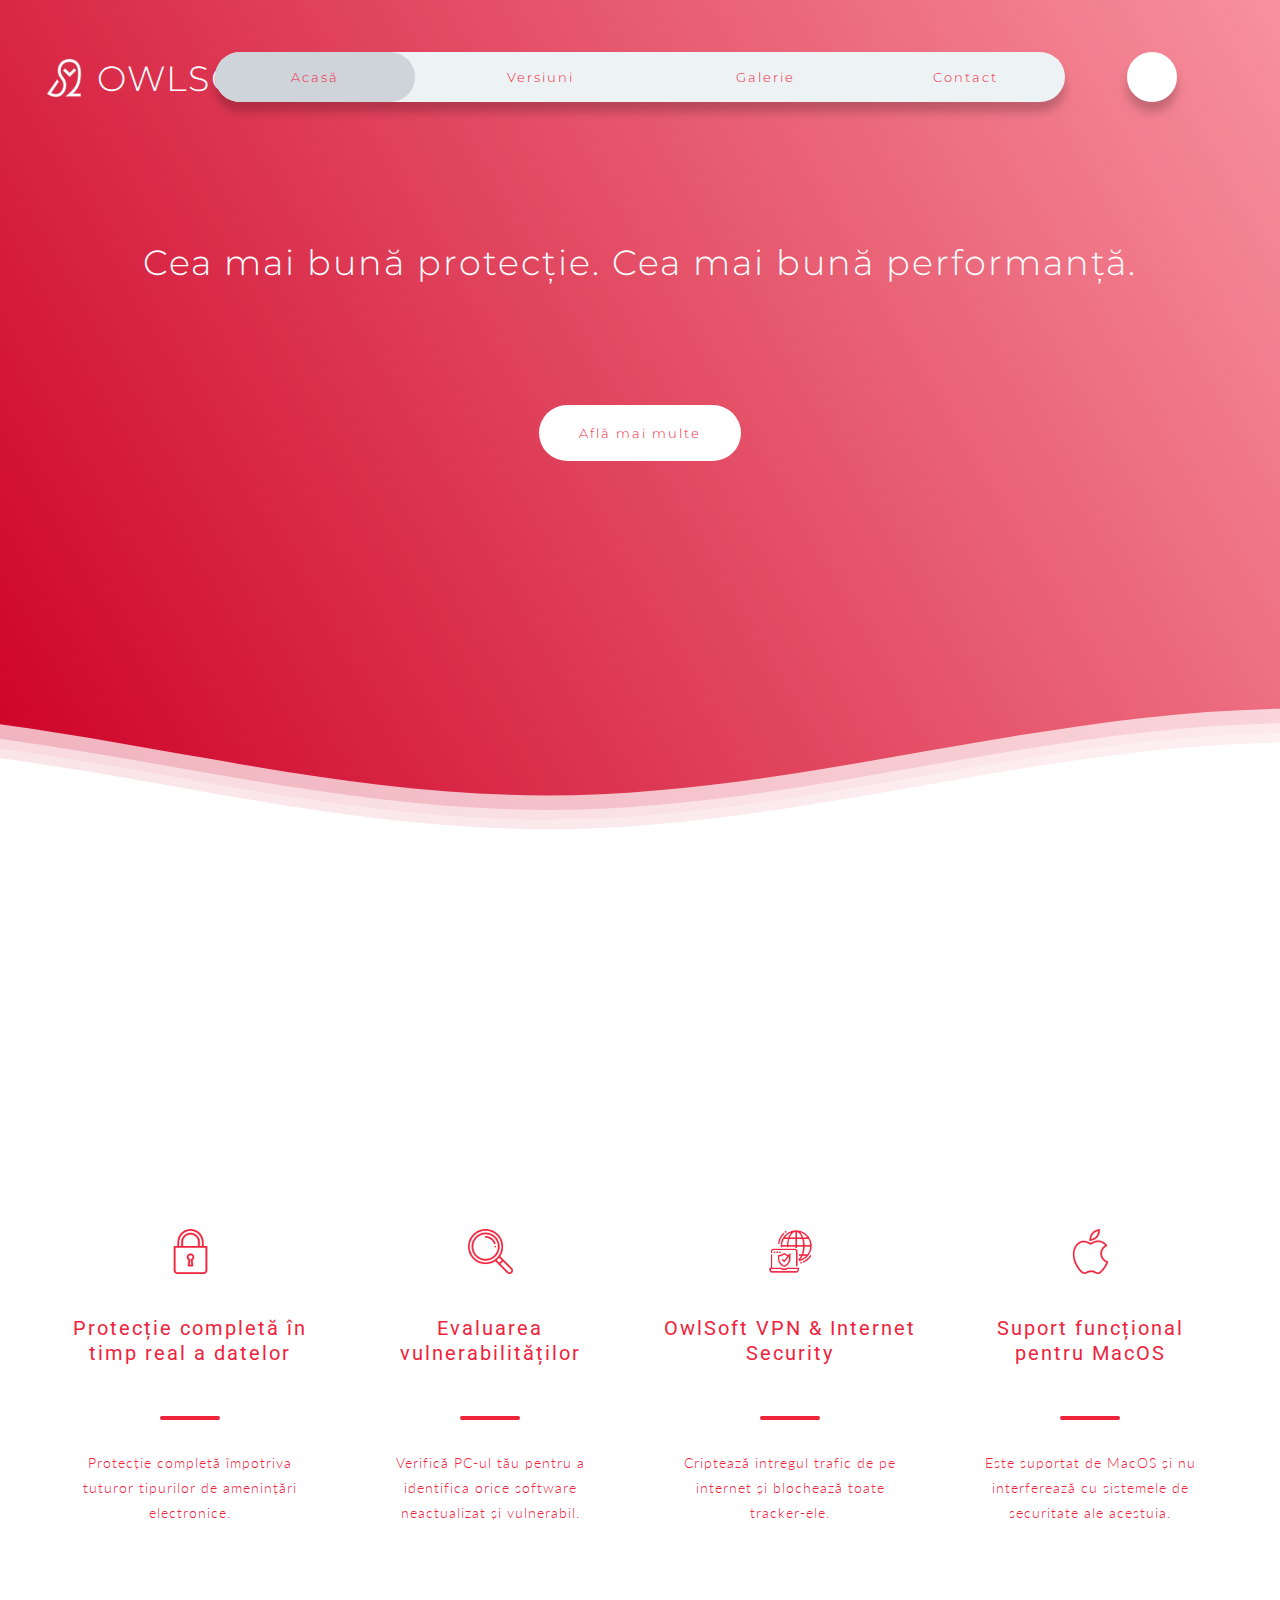
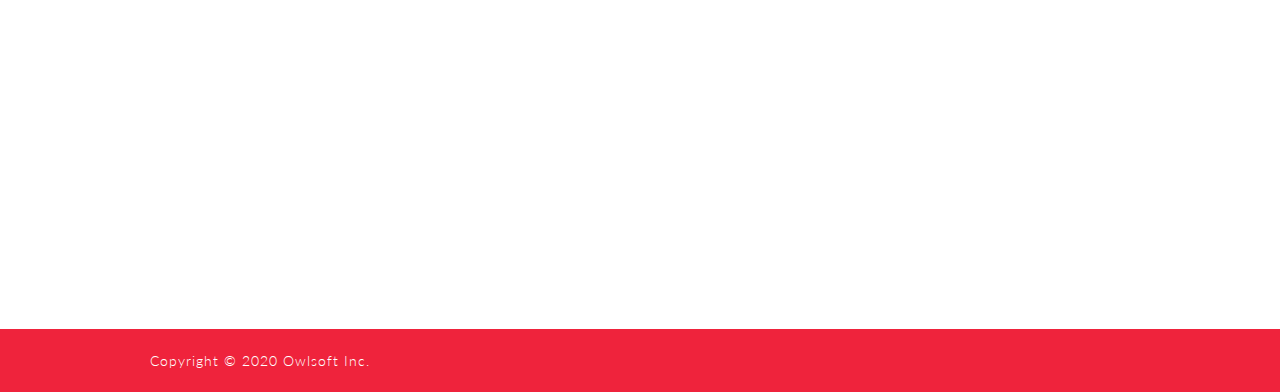
<file: index.html>
<!DOCTYPE html>
<html id=landing>
	<head>
		<meta charset="UTF-8">
		<meta name="description" content="Site-ul de prezentare al antivirusului opensource Owlsoft">
		<meta name="keywords" content="Start-up, IT, antivirus, software, code">
		<meta name="author" content="Roman Dan-Tudor">
		<meta name="viewport" content="width=device-width, initial-scale=1.0">
		<link rel="stylesheet" href="css/style.css">
		<link rel="stylesheet" href="css/nav.css">
		<link rel="stylesheet" href="css/search.css">
		<link rel="stylesheet" href="css/button.css">
		<link rel="stylesheet" href="css/classes.css">
		<link rel="stylesheet" href="css/footer.css">
		<link rel="preconnect" href="https://fonts.gstatic.com">
		<link href="https://fonts.googleapis.com/css2?family=Lato&family=Roboto&display=swap" rel="stylesheet">
		<link rel="stylesheet" href="https://use.fontawesome.com/releases/v5.3.1/css/all.css" integrity="sha384-mzrmE5qonljUremFsqc01SB46JvROS7bZs3IO2EmfFsd15uHvIt+Y8vEf7N7fWAU" crossorigin="anonymous">
		<link href="https://fonts.googleapis.com/css2?family=Montserrat&display=swap" rel="stylesheet">
		<title>OwlSoft - The Opensource Antivirus</title>
	</head>
	<body>
		<header>
			<a href="index.html"><h1>OWLSOFT</h1></a>
			<a href="index.html"><img class="logo" src="img/logo.png"></a>
			<form action="index.html">
				<input type="search">
				<i class="fa fa-search"></i>
			</form>
			<nav>
				<a href="index.html">Acasă</a>
				<a href="versiuni.html">Versiuni</a>
				<a href="galerie.html">Galerie</a>
				<a href="contact.html">Contact</a>
				<div class="animation start-acasă"></div>
			</nav>

			<div class="flex">
				<h2>Cea mai bună protecție. Cea mai bună performanță.</h2>
			</div>
			<div class="box">
				<a href="#features" class="btn btn-white btn-animation-1">Află mai multe</a> 
			</div>
			<div>
				<svg class="waves" xmlns="http://www.w3.org/2000/svg" xmlns:xlink="http://www.w3.org/1999/xlink"
					viewBox="0 24 150 28" preserveAspectRatio="none" shape-rendering="auto">
				<defs>
					<path id="gentle-wave" d="M-160 44c30 0 58-18 88-18s 58 18 88 18 58-18 88-18 58 18 88 18 v44h-352z" />
				</defs>
				<g class="parallax">
					<use xlink:href="#gentle-wave" x="48" y="0" fill="rgba(255,255,255,0.7" />
					<use xlink:href="#gentle-wave" x="48" y="3" fill="rgba(255,255,255,0.5)" />
					<use xlink:href="#gentle-wave" x="48" y="5" fill="rgba(255,255,255,0.3)" />
					<use xlink:href="#gentle-wave" x="48" y="7" fill="#fff" />
				</g>
			</div>
			</div>
		</header>
		<div id="features" class="content flex">
			<div class="content">
				<div class="card">
					<img class="icons" src="img/lock.png">
					<h3>Protecție completă în timp real a datelor</h3>
					<hr>
					<p> Protecție completă împotriva tuturor tipurilor de amenințări electronice. </p>
				</div>
				<div class="card">
					<img class="icons" src="img/loupe.png">
					<h3>Evaluarea vulnerabilităților</h3>
					<hr>
					<p>Verifică PC-ul tău pentru a identifica orice software neactualizat și vulnerabil.</p>
				</div>
				<div class="card">
					<img class="icons" src="img/vpn.png">
					<h3>OwlSoft VPN & Internet Security</h3>
					<hr>
					<p>Criptează intregul trafic de pe internet și blochează toate tracker-ele.</p>
				</div>
				<div class="card">
					<img class="icons" src="img/apple.png">
					<h3>Suport funcțional pentru MacOS</h3>
					<hr>
					<p>Este suportat de MacOS și nu interferează cu sistemele de securitate ale acestuia.</p>
				</div>
			</div>
		</div>
		<footer class="footer">
			<div id="container">
				<div class="footer_center">
					<p>Copyright &copy; 2020 Owlsoft Inc.</p>
				</div>
			</div>
		</footer>
	</body>
</html>
</file>
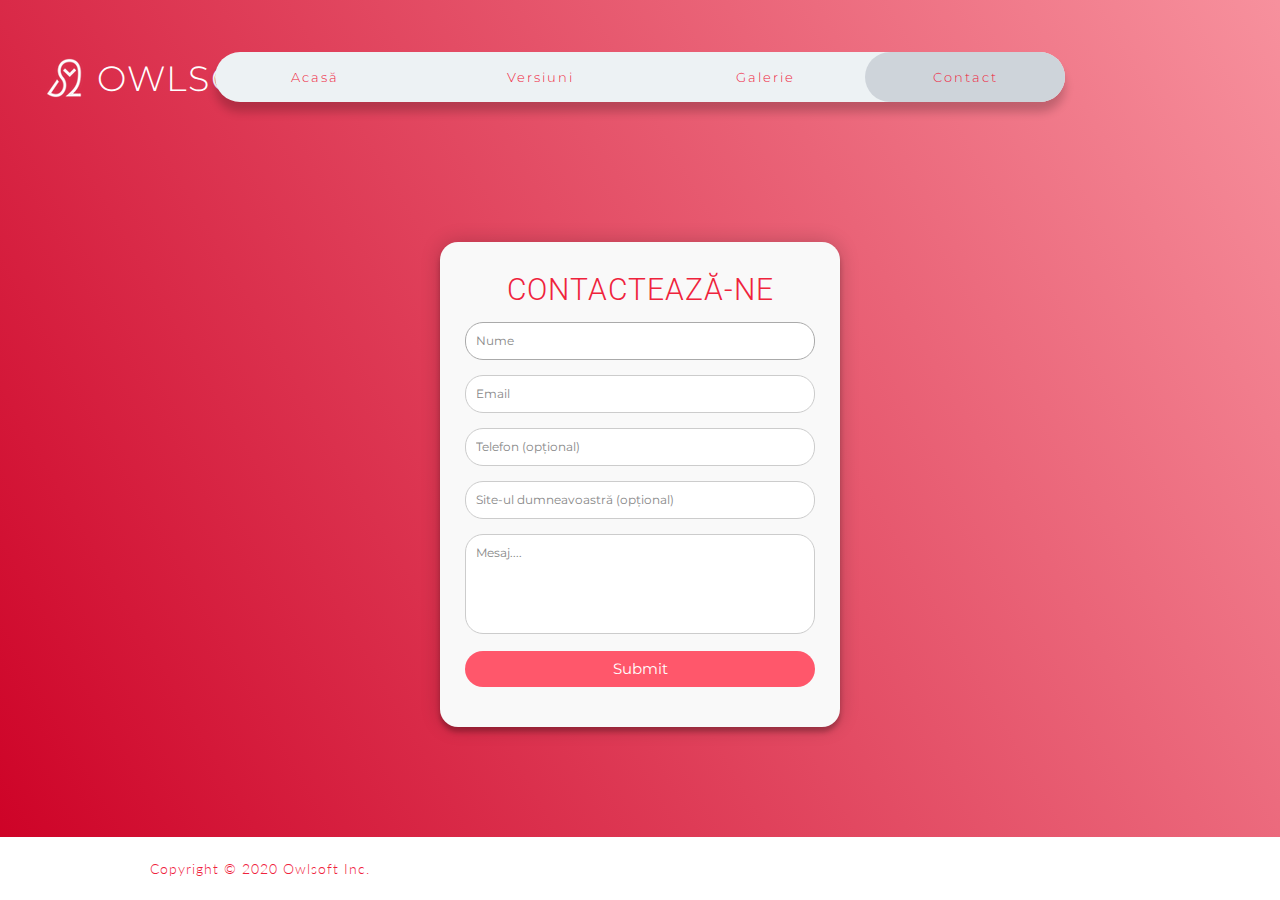
<file: contact.html>
<!DOCTYPE html>
<html id="contact2">
	<head>
		<meta charset="UTF-8">
		<meta name="description" content="Site-ul de prezentare al antivirusului opensource Owlsoft">
		<meta name="keywords" content="Start-up, IT, antivirus, software, code">
		<meta name="author" content="Roman Dan-Tudor">
		<meta name="viewport" content="width=device-width, initial-scale=1.0">
		<link rel="stylesheet" href="css/contact.css">
		<link rel="stylesheet" href="css/style.css">
		<link rel="stylesheet" href="css/nav.css">
		<link rel="stylesheet" href="css/classes.css">
		<link rel="stylesheet" href="css/footer.css">
		<link rel="preconnect" href="https://fonts.gstatic.com">
		<link href="https://fonts.googleapis.com/css2?family=Lato&family=Roboto&display=swap" rel="stylesheet">
		<link rel="stylesheet" href="https://use.fontawesome.com/releases/v5.3.1/css/all.css" integrity="sha384-mzrmE5qonljUremFsqc01SB46JvROS7bZs3IO2EmfFsd15uHvIt+Y8vEf7N7fWAU" crossorigin="anonymous">
		<link href="https://fonts.googleapis.com/css2?family=Montserrat&display=swap" rel="stylesheet">
		<title>OwlSoft - The Opensource Antivirus</title>
	</head>
	<header>
		<a href="index.html"><h1>OWLSOFT</h1></a>
			<a href="index.html"><img class="logo" src="img/logo.png"></a>
		<nav>
			<a href="index.html">Acasă</a>
			<a href="versiuni.html">Versiuni</a>
			<a href="galerie.html">Galerie</a>
			<a href="contact.html">Contact</a>
			<div class="animation start-contact"></div>
		</nav>
		<body>
			<div class="container2">
				<form id="contact" action="" method="post">
					<h3>CONTACTEAZĂ-NE</h3>
					<fieldset>
						<input placeholder="Nume" type="text" tabindex="1" required autofocus>
					</fieldset>
					<fieldset>
						<input placeholder="Email" type="email" tabindex="2" required>
					</fieldset>
					<fieldset>
						<input placeholder="Telefon (opțional)" type="tel" tabindex="3" required>
					</fieldset>
					<fieldset>
						<input placeholder="Site-ul dumneavoastră (opțional)" type="url" tabindex="4" required>
					</fieldset>
					<fieldset>
						<textarea placeholder="Mesaj...." tabindex="5" required></textarea>
					</fieldset>
					<fieldset>
						<button name="submit" type="submit" id="contact-submit" data-submit="...Sending">Submit</button>
					</fieldset>
				</form>
			</div>
	</header>
	<footer class="footer">
	<div id="container">
	<div class="footer_center">
	<p>Copyright &copy; 2020 Owlsoft Inc.</p>
	</div>
	</div>
	</footer>
	</body>
</html>
</file>
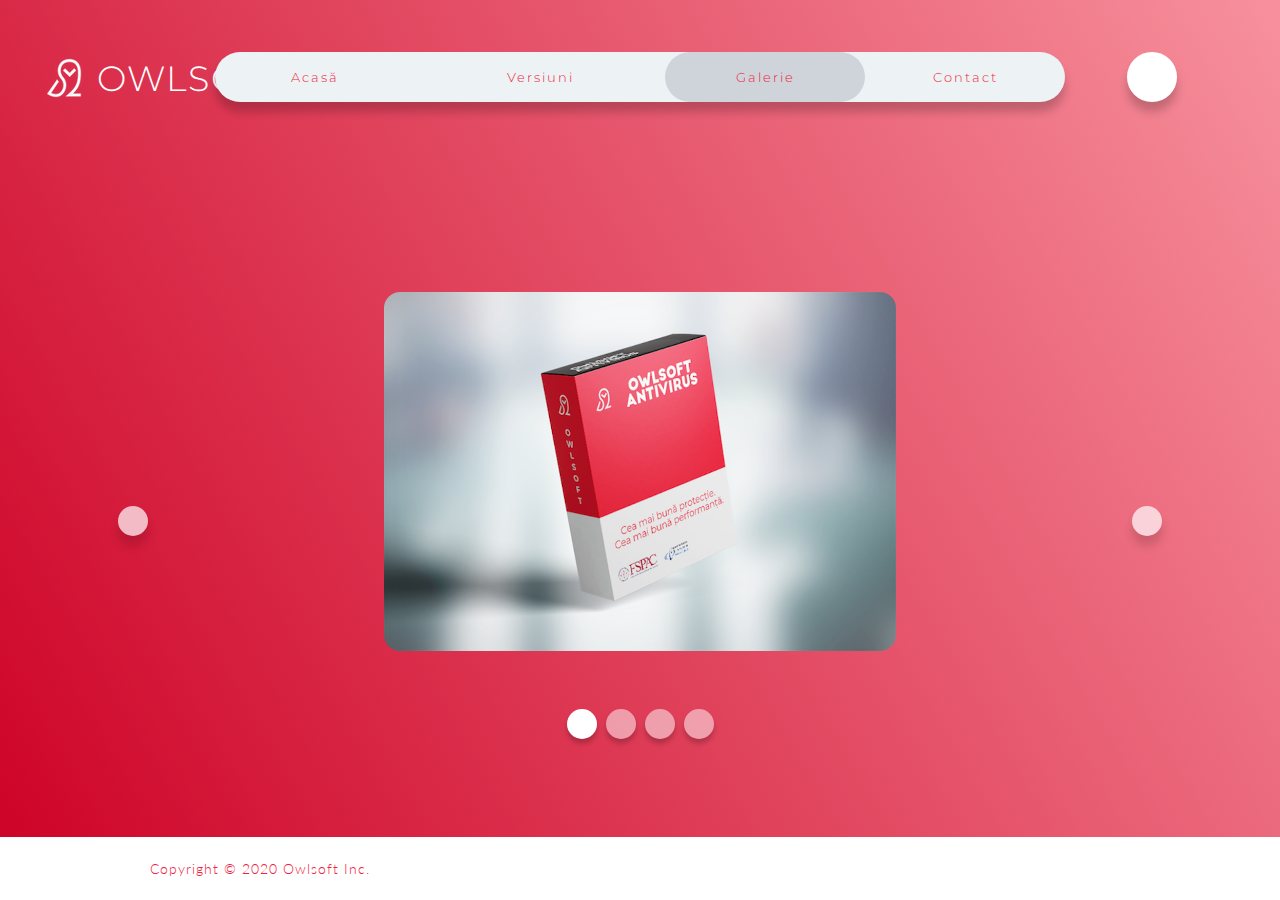
<file: galerie.html>
<!DOCTYPE html>
<html id="galerie">
	<head>
		<meta charset="UTF-8">
		<meta name="description" content="Site-ul de prezentare al antivirusului opensource Owlsoft">
		<meta name="keywords" content="Start-up, IT, antivirus, software, code">
		<meta name="author" content="Roman Dan-Tudor">
		<meta name="viewport" content="width=device-width, initial-scale=1.0">
		<link rel="stylesheet" href="css/style.css">
		<link rel="stylesheet" href="css/nav.css">
		<link rel="stylesheet" href="css/search.css">
		<link rel="stylesheet" href="css/button.css">
		<link rel="stylesheet" href="css/classes.css">
		<link rel="stylesheet" href="css/galerie.css">
		<link rel="stylesheet" href="css/footer.css">
		<link rel="preconnect" href="https://fonts.gstatic.com">
		<link href="https://fonts.googleapis.com/css2?family=Lato&family=Roboto&display=swap" rel="stylesheet">
		<link rel="stylesheet" href="https://use.fontawesome.com/releases/v5.3.1/css/all.css" integrity="sha384-mzrmE5qonljUremFsqc01SB46JvROS7bZs3IO2EmfFsd15uHvIt+Y8vEf7N7fWAU" crossorigin="anonymous">
		<link href="https://fonts.googleapis.com/css2?family=Montserrat&display=swap" rel="stylesheet">
		<title>OwlSoft - The Opensource Antivirus</title>
	</head>
	<header>
		<a href="index.html"><h1>OWLSOFT</h1></a>
			<a href="index.html"><img class="logo" src="img/logo.png"></a>
			<form action="index.html">
				<input type="search">
				<i class="fa fa-search"></i>
			</form>
		<nav>
			<a href="index.html">Acasă</a>
			<a href="versiuni.html">Versiuni</a>
			<a href="galerie.html">Galerie</a>
			<a href="contact.html">Contact</a>
			<div class="animation start-galerie"></div>
		</nav>
		<body>
			<div class="CSSgal">
				<s id="s1"></s> 
				<s id="s2"></s>
				<s id="s3"></s>
				<s id="s4"></s>
				<div class="slider">
					<div>
						<img class="rounded" src="img/box.png">
					</div>
					<div>
						<img class="rounded" src="img/code2.jpg">
					</div>
					<div>
						<img class="rounded" src="img/notebook.jpg">
					</div>
					<div>
						<img class="rounded" src="img/security.jpg">
					</div>
				</div>
				<div class="prevNext">
					<div><a href="#s4"></a><a href="#s2"></a></div>
					<div><a href="#s1"></a><a href="#s3"></a></div>
					<div><a href="#s2"></a><a href="#s4"></a></div>
					<div><a href="#s3"></a><a href="#s1"></a></div>
				</div>
				<div class="bullets">
					<a href="#s1"></a>
					<a href="#s2"></a>
					<a href="#s3"></a>
					<a href="#s4"></a>
				</div>
			</div>
	</header>
	</body>
	<footer class="footer">
		<div id="container">
			<div class="footer_center">
				<p>Copyright &copy; 2020 Owlsoft Inc.</p>
			</div>
		</div>
	</footer>
</html>
</file>
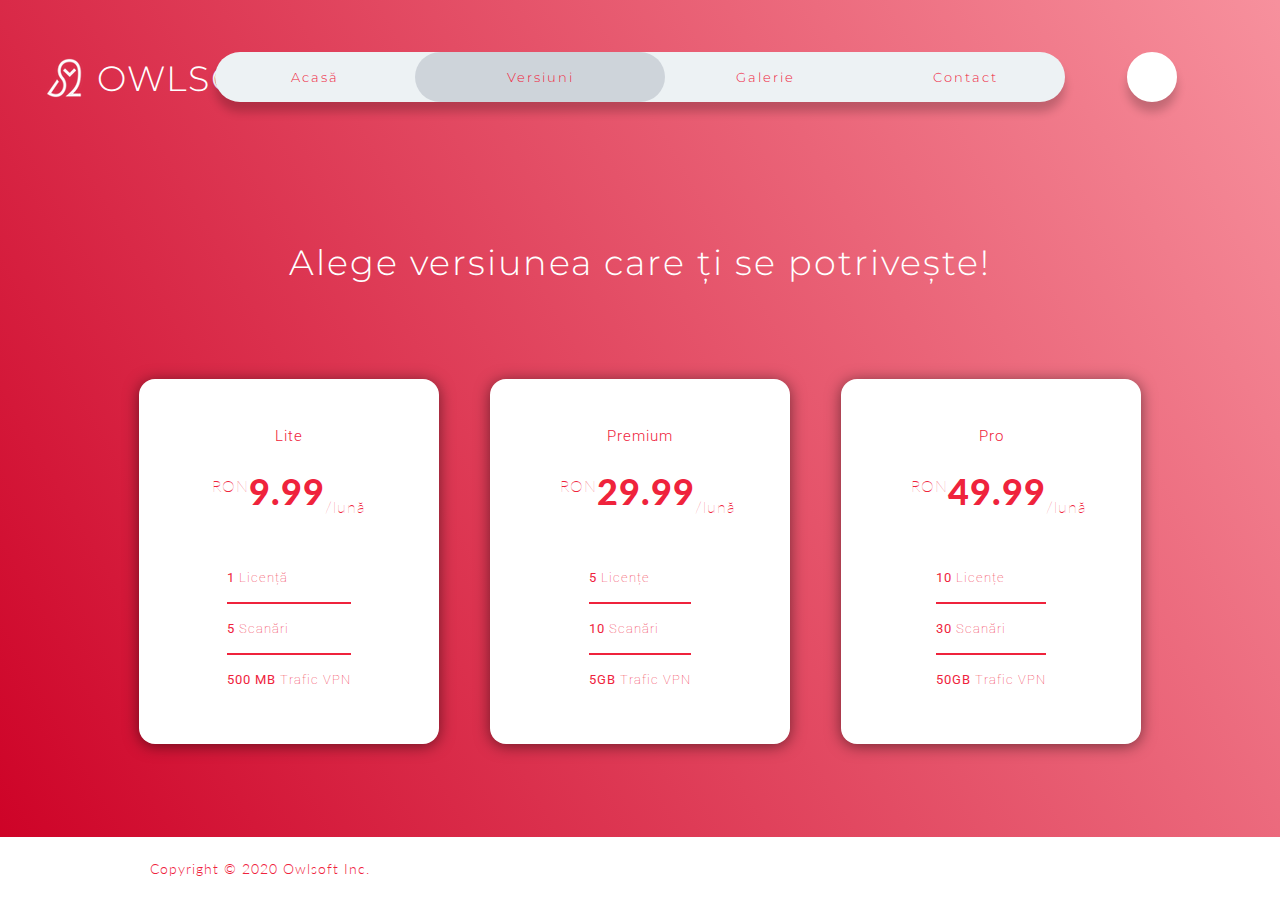
<file: versiuni.html>
<!DOCTYPE html>
<html id="versiuni">
	<head>
		<meta charset="UTF-8">
		<meta name="description" content="Site-ul de prezentare al antivirusului opensource Owlsoft">
		<meta name="keywords" content="Start-up, IT, antivirus, software, code">
		<meta name="author" content="Roman Dan-Tudor">
		<meta name="viewport" content="width=device-width, initial-scale=1.0">
		<link rel="stylesheet" href="css/style.css">
		<link rel="stylesheet" href="css/nav.css">
		<link rel="stylesheet" href="css/search.css">
		<link rel="stylesheet" href="css/classes.css">
		<link rel="stylesheet" href="css/prices.css">
		<link rel="stylesheet" href="css/footer.css">
		<link rel="preconnect" href="https://fonts.gstatic.com">
		<link href="https://fonts.googleapis.com/css2?family=Lato&family=Roboto&display=swap" rel="stylesheet">
		<link rel="stylesheet" href="https://use.fontawesome.com/releases/v5.3.1/css/all.css" integrity="sha384-mzrmE5qonljUremFsqc01SB46JvROS7bZs3IO2EmfFsd15uHvIt+Y8vEf7N7fWAU" crossorigin="anonymous">
		<link href="https://fonts.googleapis.com/css2?family=Montserrat&display=swap" rel="stylesheet">
		<title>OwlSoft - The Opensource Antivirus</title>
	</head>
	<header>
		<a href="index.html"><h1>OWLSOFT</h1></a>
			<a href="index.html"><img class="logo" src="img/logo.png"></a>
			<form action="index.html">
				<input type="search">
				<i class="fa fa-search"></i>
			</form>
		<nav>
			<a href="index.html">Acasă</a>
			<a href="versiuni.html">Versiuni</a>
			<a href="galerie.html">Galerie</a>
			<a href="contact.html">Contact</a>
			<div class="animation start-versiuni"></div>
		</nav>
		<body>
			<h2 class="text-center">Alege versiunea care ți se potrivește!</h2>
			<div class="pricing-box-container">
				<div class="pricing-box text-center">
					<h3>Lite</h3>
					<p class="price"><sup>RON</sup>9.99<sub>/lună</sub></p>
					<ul class="features-list">
						<li><strong>1</strong> Licență</li>
						<li><strong>5</strong> Scanări </li>
						<li><strong>500 MB</strong> Trafic VPN</li>
					</ul>
				</div>
				<div class="pricing-box text-center">
					<h3>Premium</h3>
					<p class="price"><sup>RON</sup>29.99<sub>/lună</sub></p>
					<ul class="features-list">
						<li><strong>5</strong> Licențe</li>
						<li><strong>10</strong> Scanări</li>
						<li><strong>5GB</strong> Trafic VPN</li>
					</ul>
				</div>
				<div class="pricing-box text-center">
					<h3>Pro</h3>
					<p class="price"><sup>RON</sup>49.99<sub>/lună</sub></p>
					<ul class="features-list">
						<li><strong>10</strong> Licențe</li>
						<li><strong>30</strong> Scanări</li>
						<li><strong>50GB</strong> Trafic VPN</li>
					</ul>
				</div>
			</div>
			<div class="spacer">
			</div>
	</header>
	</body>
	<footer class="footer">
		<div id="container">
			<div class="footer_center">
				<p>Copyright &copy; 2020 Owlsoft Inc.</p>
			</div>
		</div>
	</footer>
</html>
</file>
<file: css/style.css>
* {
    box-sizing: border-box;
}

html {
    width: 100%;
    min-height: 100%;
    scroll-behavior: smooth;
}

header {
    position: relative;
    text-align: center;
    background: linear-gradient(60deg, rgba(205, 0, 37, 1) 0%, rgba(239, 35, 60, 0.5) 100%);
    color: white;
}

#versiuni header {
    height: 100vh;
    position: relative;
    text-align: center;
    background: linear-gradient(60deg, rgba(205, 0, 37, 1) 0%, rgba(239, 35, 60, 0.5) 100%);
    color: white;
}

#galerie header {
    height: 100%;
    position: relative;
    text-align: center;
    background: linear-gradient(60deg, rgba(205, 0, 37, 1) 0%, rgba(239, 35, 60, 0.5) 100%);
    color: white;
}

#contact2 header {
    height: 100%;
    position: relative;
    text-align: center;
    background: linear-gradient(60deg, rgba(205, 0, 37, 1) 0%, rgba(239, 35, 60, 0.5) 100%);
    color: white;
}

body {
    width: 100%;
    height: 100vh;
    position: relative;
    font-family: 'Lato', sans-serif;
    font-size: 10px;
    margin: 0;
    background-color: #ffffff;
}

footer {
    position: relative;
    height: 63px;
    width: 100%;
    background: #ef233c;
    padding: 5px 0;
    color: #edf2f4;
}

footer p {
    padding-left: 60px;
    font-size: 14px;
    line-height: 25px;
    padding-right: 40px;
    text-align: justify-all;
    min-width: 50%;
    font-family: 'Lato', sans-serif;
    font-weight: 300;
    letter-spacing: 1px;
    color: #ffffff;
}

#versiuni footer {
    position: absolute;
    background: #ffffff;
}

#galerie footer {
    position: absolute;
    background: #ffffff;
}

#contact2 footer {
    position: absolute;
    background: #ffffff;
}

#versiuni footer p {
    padding-left: 60px;
    font-size: 14px;
    line-height: 25px;
    padding-right: 40px;
    text-align: justify-all;
    min-width: 50%;
    font-family: 'Lato', sans-serif;
    font-weight: 300;
    letter-spacing: 1px;
    color: #ef233c;
}

#galerie footer p {
    padding-left: 60px;
    font-size: 14px;
    line-height: 25px;
    padding-right: 40px;
    text-align: justify-all;
    min-width: 50%;
    font-family: 'Lato', sans-serif;
    font-weight: 300;
    letter-spacing: 1px;
    color: #ef233c;
}

#contact2 footer p {
    padding-left: 60px;
    font-size: 14px;
    line-height: 25px;
    padding-right: 40px;
    text-align: justify-all;
    min-width: 50%;
    font-family: 'Lato', sans-serif;
    font-weight: 300;
    letter-spacing: 1px;
    color: #ef233c;
}

h1 {
    margin: 0 auto;
    position: relative;
    top: 57px;
    left: -35vw;
    font-family: 'Montserrat', sans-serif;
    font-weight: 300;
    letter-spacing: 2px;
    font-size: 35px;
    padding-right: 100px;
    padding-left: 100px;
}

#landing h2 {

    font-family: 'Montserrat', sans-serif;
    font-weight: 300;
    letter-spacing: 2px;
    font-size: 35px;
    padding-right: 100px;
    padding-left: 100px;
    color: #ffffff;
}

#versiuni h2 {

    font-family: 'Montserrat', sans-serif;
    font-weight: 300;
    letter-spacing: 2px;
    font-size: 35px;
    padding-right: 100px;
    padding-left: 100px;
    color: #ffffff;
}

#landing h3 {

    padding: 20px;
    min-width: 50%;
    font-family: 'Roboto', sans-serif;
    font-weight: 400;
    letter-spacing: 2px;
    font-size: 20px;
    color: #ef233c;

}

h2 {
    padding: 20px;
    min-width: 50%;
    font-family: 'Roboto', sans-serif;
    font-weight: 400;
    letter-spacing: 2px;
    font-size: 20px;
    color: #ef233c;
}

h3 {
    line-height: 25px;
    padding-left: 40px;
    padding-right: 40px;
    text-align: justify-all;
    min-width: 50%;
    font-family: 'Roboto', sans-serif;
    font-weight: 300;
    letter-spacing: 1px;
    font-size: 15px;
    color: #ef233c;
}

span {
    font-size: 20px;
    line-height: 25px;
    text-align: justify-all;
    min-width: 50%;
    font-family: 'Lato', sans-serif;
    font-weight: 300;
    letter-spacing: 1px;
    color: #ef233c;
    ;
}

p {
    font-size: 14px;
    line-height: 25px;
    padding-right: 40px;
    padding-left: 40px;
    text-align: justify-all;
    min-width: 50%;
    font-family: 'Lato', sans-serif;
    font-weight: 300;
    letter-spacing: 1px;
    color: #ef233c;
}

hr {
    width: 60px;
    border: 2px solid #ef233c;
    border-radius: 5px;
    margin-top: 30px;
    margin-bottom: 30px;
}

ul {
    width: auto;
    padding: 40px;
    padding-bottom: 250px;
    text-align: justify;
    display: inline-block;
}

a {
    text-align: center;
    font-family: 'Montserrat', sans-serif;
    font-weight: 300;
    letter-spacing: 2px;
    font-size: 35px;
    color: #ffffff;
    text-decoration: none;

}

li {
    line-height: 25px;
    padding-left: 40px;
    padding-right: 40px;
    text-align: justify-all;
    min-width: 50%;
    font-family: 'Roboto', sans-serif;
    font-weight: 300;
    letter-spacing: 1px;
    font-size: 13px;
    color: #edf2f4;
}

@media (max-width: 1200px) {}

@media (max-width: 900px) {

}

ul {
    padding-bottom: 10px;
    padding-left: 100px;
    padding-right: 100px;
}

li {
    padding-bottom: 30px;
}
</file>
<file: css/nav.css>
#galerie nav {
    box-shadow: 0px 10px 10px rgba(0, 0, 0, 0.2);
    margin: 0px auto 0;
    position: relative;
    width: 850px;
    height: 50px;
    background-color: #edf2f4;
    border-radius: 64px;
    font-size: 0;
    margin-bottom: 100px;
}

#contact2 nav {
    top:-40px;
    box-shadow: 0px 10px 10px rgba(0, 0, 0, 0.2);
    margin: 0px auto 0;
    position: relative;
    width: 850px;
    height: 50px;
    background-color: #edf2f4;
    border-radius: 64px;
    font-size: 0;
    margin-bottom: 100px;
}

nav {
    top:-90px;
    box-shadow: 0px 10px 10px rgba(0, 0, 0, 0.2);
    margin: 0px auto 0;
    position: relative;
    width: 850px;
    height: 50px;
    background-color: #edf2f4;
    border-radius: 64px;
    font-size: 0;
}

nav a {
    line-height: 50px;
    height: 100%;
    font-size: 13px;
    display: inline-block;
    position: relative;
    z-index: 1;
    text-decoration: none;
    text-align: center;
    color: #ef233c;
    cursor: pointer;
}

nav .animation {
    position: absolute;
    height: 100%;
    top: 0;
    z-index: 0;
    transition: all .5s ease 0s;
    border-radius: 64px;
}

a:nth-child(1) {
    width: 200px;
}

a:nth-child(2) {
    width: 250px;
}

a:nth-child(3) {
    width: 200px;
}

a:nth-child(4) {
    width: 200px;
}

nav .start-acasă,
a:nth-child(1):hover~.animation {
    width: 200px;
    left: 0;
    background-color: #ced4da;
}

nav .start-versiuni,
a:nth-child(2):hover~.animation {
    width: 250px;
    left: 200px;
    background-color: #ced4da;
}

nav .start-galerie,
a:nth-child(3):hover~.animation {
    width: 200px;
    left: 450px;
    background-color: #ced4da;
}

nav .start-contact,
a:nth-child(4):hover~.animation {
    width: 200px;
    left: 650px;
    background-color: #ced4da;
}

@media (max-width: 1200px) {
    #galerie nav{
        width: 425px;
    }

    nav {
        top:-90px;
        width: 425px;
    }
    nav a {
        line-height: 50px;
        height: 100%;
        font-size: 13px;
        display: inline-block;
        position: relative;
        z-index: 1;
        text-decoration: none;
        text-align: center;
        color: #ef233c;
        cursor: pointer;
    }
    nav .animation {
        position: absolute;
        height: 100%;
        top: 0;
        z-index: 0;
        transition: all .5s ease 0s;
        border-radius: 64px;
    }
    a:nth-child(1) {
        width: 100px;
    }
    a:nth-child(2) {
        width: 125px;
    }
    a:nth-child(3) {
        width: 100px;
    }
    a:nth-child(4) {
        width: 100px;
    }
    nav .start-acasă,
    a:nth-child(1):hover~.animation {
        width: 100px;
        left: 0;
        background-color: #ced4da;
    }
    nav .start-versiuni,
    a:nth-child(2):hover~.animation {
        width: 125px;
        left: 100px;
        background-color: #ced4da;
    }
    nav .start-galerie,
    a:nth-child(3):hover~.animation {
        width: 100px;
        left: 225px;
        background-color: #ced4da;
    }
    nav .start-contact,
    a:nth-child(4):hover~.animation {
        width: 100px;
        left: 325px;
        background-color: #ced4da;
    }
}

@media (max-width: 900px) {
    nav {
        top:-90px;
        width: 425px;
    }
    nav a {
        line-height: 50px;
        height: 100%;
        font-size: 13px;
        display: inline-block;
        position: relative;
        z-index: 1;
        text-decoration: none;
        text-align: center;
        color: #ef233c;
        cursor: pointer;
    }
    nav .animation {
        position: absolute;
        height: 100%;
        top: 0;
        z-index: 0;
        transition: all .5s ease 0s;
        border-radius: 64px;
    }
    a:nth-child(1) {
        width: 100px;
    }
    a:nth-child(2) {
        width: 125px;
    }
    a:nth-child(3) {
        width: 100px;
    }
    a:nth-child(4) {
        width: 100px;
    }
    nav .start-acasă,
    a:nth-child(1):hover~.animation {
        width: 100px;
        left: 0;
        background-color: #ced4da;
    }
    nav .start-versiuni,
    a:nth-child(2):hover~.animation {
        width: 125px;
        left: 100px;
        background-color: #ced4da;
    }
    nav .start-galerie,
    a:nth-child(3):hover~.animation {
        width: 100px;
        left: 225px;
        background-color: #ced4da;
    }
    nav .start-contact,
    a:nth-child(4):hover~.animation {
        width: 100px;
        left: 325px;
        background-color: #ced4da;
    }
}
</file>
<file: css/search.css>
form{
  box-shadow:0px 10px 10px rgba(0,0,0,0.2);
    position: relative;
    top: -15px;
    left: 90%;
    transform: translate(-50%,-50%);
    transition: all 1s;
    width: 50px;
    height: 50px;
    background: white;
    box-sizing: border-box;
    border-radius: 25px;
    border: 4px solid white;
    padding: 5px;
}

input{
    position: absolute;
    top: 0;
    left: 0;
    width: 100%;;
    height: 42.5px;
    line-height: 30px;
    outline: 0;
    border: 0;
    display: none;
    font-size: 1em;
    border-radius: 20px;
    padding: 0 20px;
}

.fa{
    box-sizing: border-box;
    padding: 14px;
    width: 42.5px;
    height: 42.5px;
    position: absolute;
    top: 0;
    right: 0;
    border-radius: 50%;
    color: #ef233c;
    text-align: center;
    font-size: 1.2em;
    transition: all 1s;
}

form:hover{
    width: 200px;
    cursor: pointer;
}

form:hover input{
    display: block;
}

form:hover .fa{
    background: #ef233c;
    color: white;
}

@media (max-width: 768px) {
     form {
        opacity: 0;
     }
</file>
<file: css/button.css>
.box {
  margin-top: 100px;
  margin-bottom: 150px;
  position: relative;
  top: 50%;
  left: 50%;
  transform: translate(-50%, -50%);
}

.btn:link,
.btn:visited {
  font-size: 13px;
  color: #ef233c;
  text-decoration: none;
  position: relative;
  top: 0;
  left: 0;
  padding: 20px 40px;
  border-radius: 64px;
  display: inline;
  transition: all .5s;
}

.btn-white {
  background: #fff;
  color: #000;
}

.btn:hover {
  box-shadow: 0px 10px 10px rgba(0, 0, 0, 0.2);
  transform: translateY(-3px);
}

.btn:active {
  box-shadow: 0px 5px 10px rgba(0, 0, 0, 0.2) transform:translateY(-1px);
}

.btn-bottom-animation-1 {
  animation: comeFromBottom 1s ease-out .4s;
}

.btn::after {
  content: "";
  text-decoration: none;
  text-transform: uppercase;
  position: absolute;
  width: 100%;
  height: 100%;
  top: 0;
  left: 0;
  border-radius: 64px;
  display: inline-block;
  z-index: -1;
  transition: all .5s;
}

@keyframes comeFromBottom {
  0% {
    opacity: 0;
    transform: translateY(40px);
  }
  100% {
    opacity: 1;
    transform: translateY(0);
  }
}
</file>
<file: css/classes.css>
.hr_header {
  margin-bottom: -20px;
  width: 250px;
  border: 2px solid #ffffff;
  border-radius: 5px;
}

.spacer {
  margin: 50px;
}

.card {
  float: left;
  height: 300px;
  width: 300px;
  background-color: transparent;
  margin-bottom: 200px;
}

.icons {
  max-width: 15%;
  height: auto;
}

.logo {
  position: relative;
  top: 15px;
  right: 45vw;
}

.invert {
  font-size: 15px;
  color: #ef233c;
}

.p_invert {
  margin-left: 60px;
  font-family: 'Lato', sans-serif;
  letter-spacing: 1px;
  font-size: 14px;
  padding: 0;
  color: #edf2f4;
}

.nopadding {
  padding: -40px;
}

.footer_invert {
  padding-left: 40px;
  height: 63px;
  width: 100%;
  position: absolute;
  left: 0;
  bottom: -65px;
  background: #edf2f4;
  padding: 5px 0;
  color: #ef233c;
}

.flex {
  display: flex;
  justify-content: center;
  align-items: center;
  text-align: center;
}

.waves {
  position: relative;
  width: 100%;
  height: 15vh;
  margin-bottom: -7px;
  min-height: 100px;
  max-height: 150px;
}

.content {
  margin-top: 200px;
  margin-bottom: 100px;
  position: relative;
  text-align: center;
  background-color: transparent;
}

.parallax>use {
  animation: move-forever 25s cubic-bezier(.55, .5, .45, .5) infinite;
}

.parallax>use:nth-child(1) {
  animation-delay: -2s;
  animation-duration: 7s;
}

.parallax>use:nth-child(2) {
  animation-delay: -3s;
  animation-duration: 10s;
}

.parallax>use:nth-child(3) {
  animation-delay: -4s;
  animation-duration: 13s;
}

.parallax>use:nth-child(4) {
  animation-delay: -5s;
  animation-duration: 20s;
}

@keyframes move-forever {
  0% {
    transform: translate3d(-90px, 0, 0);
  }
  100% {
    transform: translate3d(85px, 0, 0);
  }
}

@media (max-width: 1200px) {
  .card {
    width: 50%;
  }
}

@media (max-width: 900px) {
  .logo {
    padding-right: 40px;
  }
  .hr_header {
    margin-bottom: -20px;
  }
  .invert {
    font-size: 15px;
    color: #edf2f4;
  }
  .icons {
    max-width: 10%;
    height: auto;
  }
  .waves {
    height: 40px;
    min-height: 40px;
  }
  .content {
    margin-top: 450px;
    margin-bottom: 150px;
    height: 35vh;
  }
  .flex {
    display: block;
  }
  .container {
    margin-top: 50px;
  }
  .card {
    height: 80%;
    width: 100%;
  }
}

.box {
  margin-top: 100px;
  margin-bottom: 250px;
  position: relative;
  top: 50%;
  left: 50%;
  transform: translate(-50%, -50%);
}

.btn:link,
.btn:visited {
  font-size: 13px;
  color: #ef233c;
  text-decoration: none;
  position: relative;
  top: 0;
  left: 0;
  padding: 20px 40px;
  border-radius: 64px;
  display: inline;
  transition: all .5s;
}

.btn-white {
  background: #fff;
  color: #000;
}

.btn:hover {
  box-shadow: 0px 10px 10px rgba(0, 0, 0, 0.2);
  transform: translateY(-3px);
}

.btn:active {
  box-shadow: 0px 5px 10px rgba(0, 0, 0, 0.2) transform:translateY(-1px);
}

.btn-bottom-animation-1 {
  animation: comeFromBottom 1s ease-out .4s;
}

.btn::after {
  content: "";
  text-decoration: none;
  text-transform: uppercase;
  position: absolute;
  width: 100%;
  height: 100%;
  top: 0;
  left: 0;
  border-radius: 64px;
  display: inline-block;
  z-index: -1;
  transition: all .5s;
}

@keyframes comeFromBottom {
  0% {
    opacity: 0;
    transform: translateY(40px);
  }
  100% {
    opacity: 1;
    transform: translateY(0);
  }
}

.fa {
  box-sizing: border-box;
  padding: 14px;
  width: 42.5px;
  height: 42.5px;
  position: absolute;
  top: 0;
  right: 0;
  border-radius: 50%;
  color: #ef233c;
  text-align: center;
  font-size: 1.2em;
  transition: all 1s;
}
</file>
<file: css/footer.css>
footer {
	text-align: center;
}

.footer {
	bottom: 0;
	left: 0;
	position: relative;
	width: 100%;
	height: 63px;
	overflow: hidden;
	margin: 0 auto;
}

.footer #cont {
	position: relative;
	top: -45px;
	right: 190px;
	width: 150px;
	height: 0;
	margin: 0;
}

.footer_center {
	width: 500px;
	float: left;
	text-align: center;
}
</file>
<file: css/contact.css>
body {
  font-family: "Montserrat", sans-serif;
}

.container2 {
  max-width: 400px;
  width: 100%;
  margin: 0 auto;
  position: relative;
}

#contact input[type="text"],
#contact input[type="email"],
#contact input[type="tel"],
#contact input[type="url"],
#contact textarea,
#contact button[type="submit"] {
  font: 400 12px/16px "Montserrat", sans-serif;
}

#contact {
  background: #F9F9F9;
  padding: 25px;
  margin: 0;
  box-shadow: 0 0 20px 0 rgba(0, 0, 0, 0.2), 0 5px 5px 0 rgba(0, 0, 0, 0.24);
  border-radius: 18px;
}

#contact h3 {
  display: block;
  font-size: 30px;
  font-weight: 300;
  margin-bottom: 20px;
  margin-top: 10px;
}

fieldset {
  border: medium none !important;
  margin: 0 0 10px;
  min-width: 100%;
  padding: 0;
  width: 100%;
}

#contact input[type="text"],
#contact input[type="email"],
#contact input[type="tel"],
#contact input[type="url"],
#contact textarea {
  width: 100%;
  border-radius: 18px;
  border: 1px solid #ccc;
  background: #FFF;
  margin: 0 0 5px;
  padding: 10px;
}

#contact input[type="text"]:hover,
#contact input[type="email"]:hover,
#contact input[type="tel"]:hover,
#contact input[type="url"]:hover,
#contact textarea:hover {
  -webkit-transition: border-color 0.3s ease-in-out;
  -moz-transition: border-color 0.3s ease-in-out;
  transition: border-color 0.3s ease-in-out;
  border: 1px solid #aaa;
}

#contact textarea {
  height: 100px;
  max-width: 100%;
  resize: none;
}

#contact button[type="submit"] {
  border-radius: 18px;
  cursor: pointer;
  width: 100%;
  border: none;
  background: #ff576b;
  color: #FFF;
  margin: 0 0 5px;
  padding: 10px;
  font-size: 15px;
}

#contact button[type="submit"]:hover {
  background: #ef233c;
  -webkit-transition: background 0.3s ease-in-out;
  -moz-transition: background 0.3s ease-in-out;
  transition: background-color 0.3s ease-in-out;
}

#contact button[type="submit"]:active {
  box-shadow: inset 0 1px 3px rgba(0, 0, 0, 0.5);
}

#contact input:focus,
#contact textarea:focus {
  outline: 0;
  border: 1px solid #aaa;
}

::-webkit-input-placeholder {
  color: #888;
}

:-moz-placeholder {
  color: #888;
}

::-moz-placeholder {
  color: #888;
}

:-ms-input-placeholder {
  color: #888;
}
</file>
<file: css/galerie.css>
.CSSgal {
	position: relative;
	overflow: hidden;
	width: 100%;
	height: auto;
	padding-bottom: 100px;
}

.rounded {
	width: 40%;
	height: auto;
	border-radius: 16px;
}

.CSSgal .slider {
	height: 100%;
	white-space: nowrap;
	font-size: 0;
	transition: 0.8s;
}

.CSSgal .slider>* {
	display: inline-block;
	white-space: normal;
	vertical-align: top;
	height: 100%;
	width: 100%;
}

.CSSgal .prevNext {
	position: absolute;
	z-index: 1;
	top: 50%;
	width: 100%;
	height: 50vh;
}

.CSSgal .prevNext>div+div {
	visibility: hidden;
}

.CSSgal .prevNext a {
	box-shadow: 0px 10px 10px rgba(0, 0, 0, 0.2);
	background: #fff;
	position: absolute;
	width: 30px;
	height: 30px;
	line-height: 60px;
	text-align: center;
	opacity: 0.7;
	-webkit-transition: 0.3s;
	transition: 0.3s;
	-webkit-transform: translateY(-50%);
	transform: translateY(-50%);
	left: 9vw;
}

.CSSgal .prevNext a:hover {
	opacity: 1;
}

.CSSgal .prevNext a+a {
	left: auto;
	right: 9vw;
}

.CSSgal .bullets {
	position: absolute;
	z-index: 2;
	bottom: 0;
	padding: 10px 0;
	width: 100%;
	text-align: center;
}

.CSSgal .bullets>a {
	box-shadow: 0px 5px 5px rgba(0, 0, 0, 0.2);
	display: inline-block;
	color: #ef233c;
	width: 30px;
	height: 30px;
	line-height: 30px;
	text-decoration: none;
	text-align: center;
	background: rgba(255, 255, 255, 1);
	-webkit-transition: 0.3s;
	transition: 0.3s;
}

.CSSgal .bullets>a+a {
	background: rgba(255, 255, 255, 0.5);
}

.CSSgal .bullets>a:hover {
	background: rgba(255, 255, 255, 0.7) !important;
}

.CSSgal>s:target~.bullets>* {
	background: rgba(255, 255, 255, 0.5);
}

#s1:target~.bullets>*:nth-child(1) {
	background: rgba(255, 255, 255, 1);
}

#s2:target~.bullets>*:nth-child(2) {
	background: rgba(255, 255, 255, 1);
}

#s3:target~.bullets>*:nth-child(3) {
	background: rgba(255, 255, 255, 1);
}

#s4:target~.bullets>*:nth-child(4) {
	background: rgba(255, 255, 255, 1);
}

.CSSgal>s:target~.prevNext>* {
	visibility: hidden;
}

#s1:target~.prevNext>*:nth-child(1) {
	visibility: visible;
}

#s2:target~.prevNext>*:nth-child(2) {
	visibility: visible;
}

#s3:target~.prevNext>*:nth-child(3) {
	visibility: visible;
}

#s4:target~.prevNext>*:nth-child(4) {
	visibility: visible;
}

#s1:target~.slider {
	transform: translateX( 0%);
	-webkit-transform: translateX( 0%);
}

#s2:target~.slider {
	transform: translateX(-100%);
	-webkit-transform: translateX(-100%);
}

#s3:target~.slider {
	transform: translateX(-200%);
	-webkit-transform: translateX(-200%);
}

#s4:target~.slider {
	transform: translateX(-300%);
	-webkit-transform: translateX(-300%);
}

.CSSgal {
	color: #fff;
	text-align: center;
}

.CSSgal .slider h2 {
	margin-top: 40vh;
	font-weight: 200;
	letter-spacing: -0.06em;
	word-spacing: 0.2em;
	font-size: 3em;
}

.CSSgal a {
	border-radius: 50%;
	margin: 0 3px;
	color: rgba(0, 0, 0, 0.8);
	text-decoration: none;
}
</file>
<file: css/prices.css>
.text-center {
    text-align: center;
}

.pricing-box-container {
    padding-top: 20px;
    padding-bottom: 0;
    display: flex;
    align-items: center;
    justify-content: center;
    flex-wrap: wrap;
}

.pricing-box {
    background-color: #ffffff;
    box-shadow: 0px 2px 15px 0px rgba(0, 0, 0, 0.5);
    border-radius: 16px;
    flex: 1;
    padding: 30px 30px 30px;
    margin: 2%;
    min-width: 250px;
    max-width: 300px;
}

.pricing-box span {
    text-align: center;
    font-size: 20px;
    text-transform: uppercase;
}

.price {
    margin: 24px 0;
    font-size: 36px;
    font-weight: 900;
}

.price sub,
.price sup {
    font-size: 16px;
    font-weight: 100;
}

.features-list {
    padding: 0;
    list-style-type: none;
}

.features-list li {
    color: #ef233c;
    font-weight: 100;
    padding: 12px 0;
    font-weight: 100;
}

.features-list li:not(:last-of-type) {
    border-bottom: 1px solid #ef233c;
    border-bottom-width: 2px;
}

.pricing-box-bg-image1 {
    height: 200px;
    background-image: url('../img/notebook.jpg');
    background-size: cover;
    background-position: center center;
    color: #ffffff;
}

.pricing-box-bg-image2 {
    height: 200px;
    background-image: url('../img/home.jpg');
    background-size: cover;
    background-position: center center;
    color: #ffffff;
}

.pricing-box-bg-image3 {
    height: 200px;
    background-image: url('../img/team.jpg');
    background-size: cover;
    background-position: center center;
    color: #ffffff;
}

.pricing-box-bg-image .features-list li {
    border-bottom-color: #ef233c;
    border-bottom-width: 2px;
}

.pricing-box-bg-image .btn-primary {
    background-color: #ffffff;
    color: #000;
}
</file>
